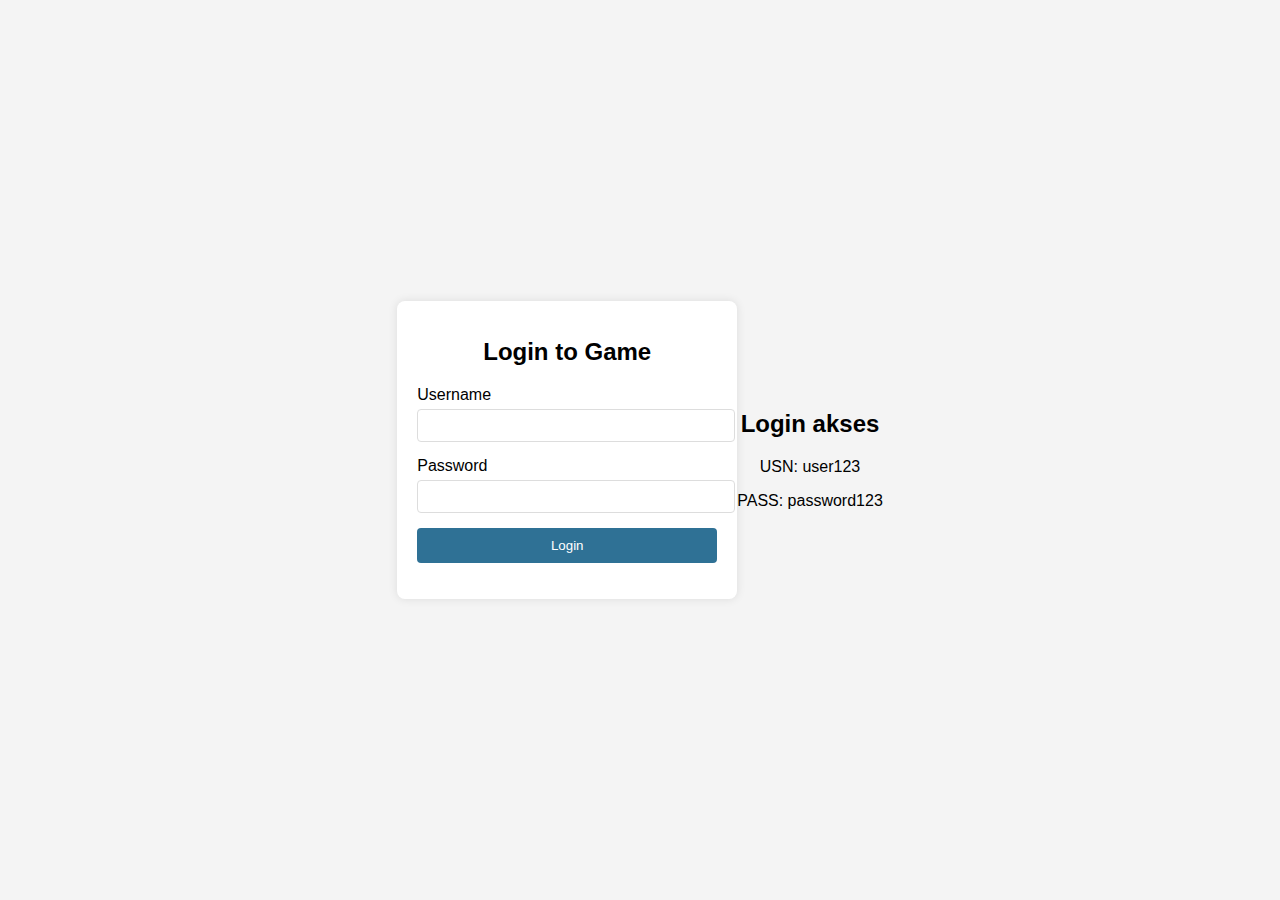
<file: login.html>
<!DOCTYPE html>
<html lang="en">
<head>
    <meta charset="UTF-8">
    <meta name="viewport" content="width=device-width, initial-scale=1.0">
    <title>Login Game</title>
    <link rel="stylesheet" href="login.css">
</head>
<body>
    <div class="login-container">
        <h1>Login to Game</h1>
        <form id="loginForm">
            <div class="input-group">
                <label for="username">Username</label>
                <input type="text" id="username" name="username" required>
            </div>
            <div class="input-group">
                <label for="password">Password</label>
                <input type="password" id="password" name="password" required>
            </div>
            <button type="submit">Login</button>
            <p id="error-message"></p>
        </form>
    </div>
    
    <div class="login-akses">
    <h1>Login akses</h1>
    <p>USN: user123</p>
    <p>PASS: password123</p>
    </div>
    
    <script src="login.js"></script>
</body>
</html>
</file>
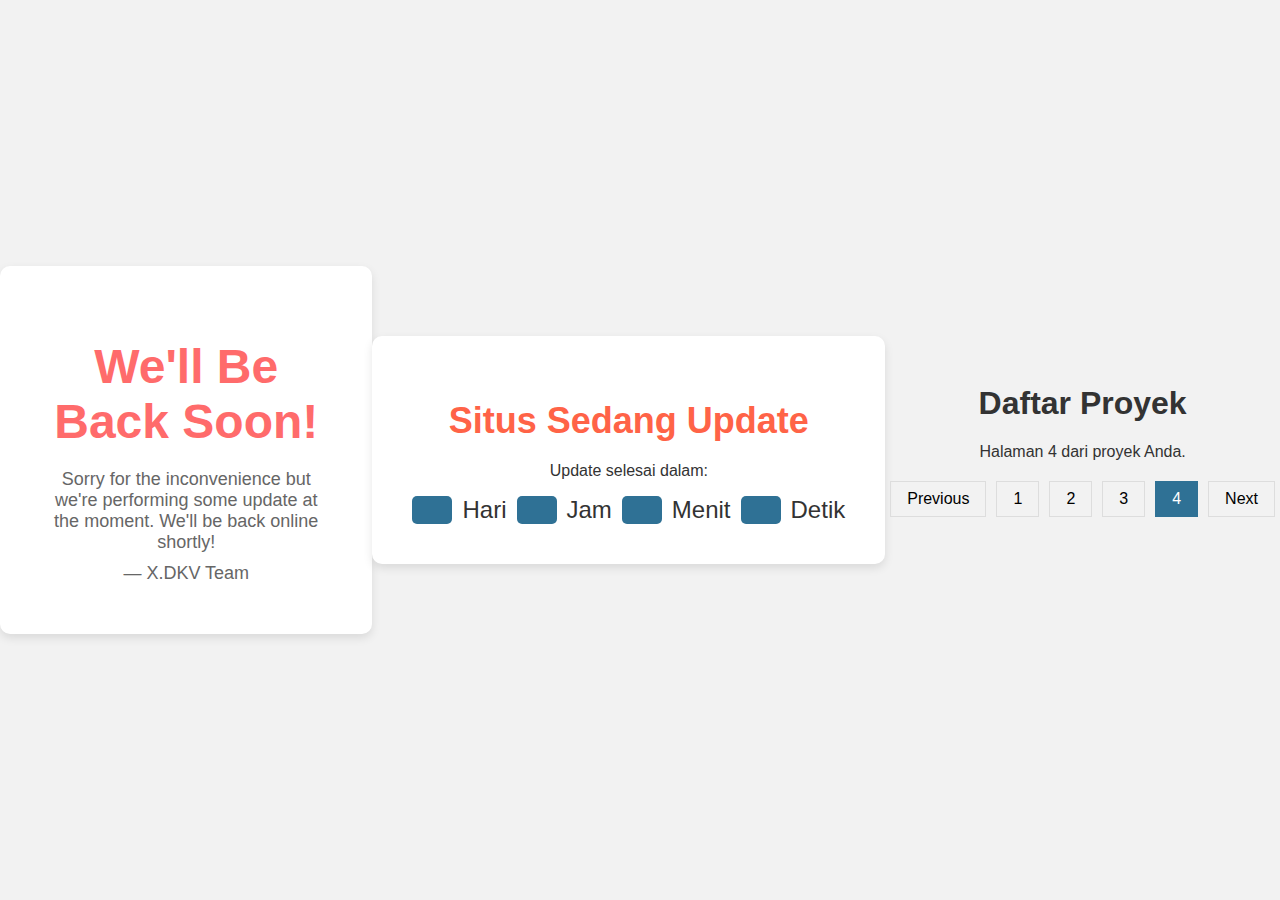
<file: Maintance.html>
<!DOCTYPE html>
<html lang="id">
<head>
    <meta charset="UTF-8">
    <meta name="viewport" content="width=device-width, initial-scale=1.0">
    <title>There is Maintenance going on</title>
    <link rel="stylesheet" href="maintance.css">
</head>
<body>

    <div class="maintenance-container">
        <h1>We'll Be Back Soon!</h1>
        <p>Sorry for the inconvenience but we're performing some update at the moment. We'll be back online shortly!</p>
        <p>— X.DKV Team</p>
        <p id="waktu"></p> <!-- Waktu akan ditampilkan di sini -->
    </div>

    <script>
        // Fungsi untuk menampilkan waktu WIB
        function tampilkanWaktuWIB() {
            // Membuat objek Date dengan waktu UTC (Greenwich Mean Time)
            const now = new Date();

            // Menambahkan offset 7 jam untuk mendapatkan WIB (UTC+7)
            const options = { timeZone: 'Asia/Jakarta', hour12: false, 
                year: 'numeric', month: '2-digit', day: '2-digit', 
                hour: '2-digit', minute: '2-digit', second: '2-digit' };
            
            // Mengubah waktu ke format yang kita inginkan
            const waktuWIB = now.toLocaleString('id-ID', options);

            // Menampilkan waktu WIB di elemen dengan id 'waktu'
            document.getElementById('waktu').innerHTML = waktuWIB;
        }

        // Memperbarui waktu setiap 1 detik (1000 ms)
        setInterval(tampilkanWaktuWIB, 1000);
    </script>

    <div class="countdown-container">
        <h1>Situs Sedang Update</h1>
        <p>Update selesai dalam:</p>
        <div id="countdown">
            <span id="days"></span> Hari 
            <span id="hours"></span> Jam 
            <span id="minutes"></span> Menit 
            <span id="seconds"></span> Detik
        </div>
    </div>

    <script>
        // Tentukan waktu kapan maintenance selesai (contoh: 30 September 2024 pukul 12:00:00 WIB)
        const maintenanceEndTime = new Date("Oct 22, 2024 9:30:00").getTime();

        // Update hitungan mundur setiap 1 detik
        const countdownInterval = setInterval(function() {
            // Waktu saat ini
            const now = new Date().getTime();
            
            // Hitung selisih antara waktu maintenance selesai dan sekarang
            const timeLeft = maintenanceEndTime - now;
            
            // Konversi waktu yang tersisa ke hari, jam, menit, dan detik
            const days = Math.floor(timeLeft / (1000 * 60 * 60 * 24));
            const hours = Math.floor((timeLeft % (1000 * 60 * 60 * 24)) / (1000 * 60 * 60));
            const minutes = Math.floor((timeLeft % (1000 * 60 * 60)) / (1000 * 60));
            const seconds = Math.floor((timeLeft % (1000 * 60)) / 1000);
            
            // Tampilkan hasil hitung mundur di elemen HTML
            document.getElementById("days").innerHTML = days;
            document.getElementById("hours").innerHTML = hours;
            document.getElementById("minutes").innerHTML = minutes;
            document.getElementById("seconds").innerHTML = seconds;

            // Jika hitung mundur selesai, tampilkan pesan bahwa maintenance telah selesai
            if (timeLeft < 0) {
                clearInterval(countdownInterval);
                document.querySelector(".countdown-container").innerHTML = "<h1>Maintenance telah selesai!</h1>";
            }
        }, 1000);
    </script>
    
        <!--page-->

<section class="content">
    <h1>Daftar Proyek</h1>
    <p>Halaman 4 dari proyek Anda.</p>
    <!-- Pagination Navigation -->
    <div class="pagination">
        <a href="./page3.html">Previous</a>
        <a href="./index.html">1</a>
        <a href="./page.html">2</a>
        <a href="./page3.html">3</a>
        <a href="./Maintance.html" class="active">4</a>
        <a href="./Maintance.html">Next</a>
    </div>
</section>
<!--end page-->

</body>
</file>
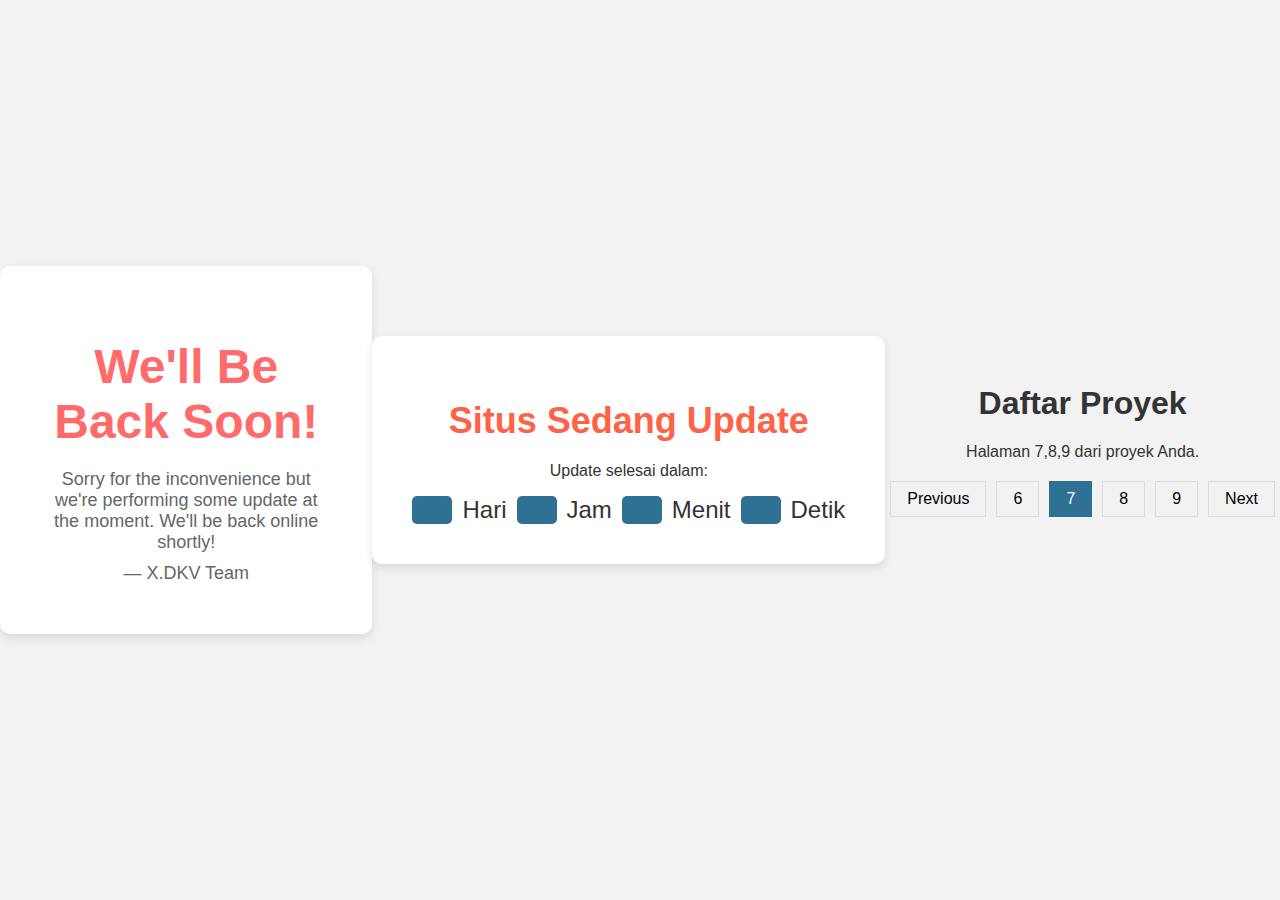
<file: maintance.html>
<!DOCTYPE html>
<html lang="id">
<head>
    <meta charset="UTF-8">
    <meta name="viewport" content="width=device-width, initial-scale=1.0">
    <title>There is Maintenance going on</title>
    <link rel="stylesheet" href="maintance.css">
</head>
<body>

    <div class="maintenance-container">
        <h1>We'll Be Back Soon!</h1>
        <p>Sorry for the inconvenience but we're performing some update at the moment. We'll be back online shortly!</p>
        <p>— X.DKV Team</p>
        <p id="waktu"></p> <!-- Waktu akan ditampilkan di sini -->
    </div>

    <script>
        // Fungsi untuk menampilkan waktu WIB
        function tampilkanWaktuWIB() {
            // Membuat objek Date dengan waktu UTC (Greenwich Mean Time)
            const now = new Date();

            // Menambahkan offset 7 jam untuk mendapatkan WIB (UTC+7)
            const options = { timeZone: 'Asia/Jakarta', hour12: false, 
                year: 'numeric', month: '2-digit', day: '2-digit', 
                hour: '2-digit', minute: '2-digit', second: '2-digit' };
            
            // Mengubah waktu ke format yang kita inginkan
            const waktuWIB = now.toLocaleString('id-ID', options);

            // Menampilkan waktu WIB di elemen dengan id 'waktu'
            document.getElementById('waktu').innerHTML = waktuWIB;
        }

        // Memperbarui waktu setiap 1 detik (1000 ms)
        setInterval(tampilkanWaktuWIB, 1000);
    </script>

    <div class="countdown-container">
        <h1>Situs Sedang Update</h1>
        <p>Update selesai dalam:</p>
        <div id="countdown">
            <span id="days"></span> Hari 
            <span id="hours"></span> Jam 
            <span id="minutes"></span> Menit 
            <span id="seconds"></span> Detik
        </div>
    </div>

    <script>
        // Tentukan waktu kapan maintenance selesai (contoh: 30 September 2024 pukul 12:00:00 WIB)
        const maintenanceEndTime = new Date("Oct 22, 2024 9:30:00").getTime();

        // Update hitungan mundur setiap 1 detik
        const countdownInterval = setInterval(function() {
            // Waktu saat ini
            const now = new Date().getTime();
            
            // Hitung selisih antara waktu maintenance selesai dan sekarang
            const timeLeft = maintenanceEndTime - now;
            
            // Konversi waktu yang tersisa ke hari, jam, menit, dan detik
            const days = Math.floor(timeLeft / (1000 * 60 * 60 * 24));
            const hours = Math.floor((timeLeft % (1000 * 60 * 60 * 24)) / (1000 * 60 * 60));
            const minutes = Math.floor((timeLeft % (1000 * 60 * 60)) / (1000 * 60));
            const seconds = Math.floor((timeLeft % (1000 * 60)) / 1000);
            
            // Tampilkan hasil hitung mundur di elemen HTML
            document.getElementById("days").innerHTML = days;
            document.getElementById("hours").innerHTML = hours;
            document.getElementById("minutes").innerHTML = minutes;
            document.getElementById("seconds").innerHTML = seconds;

            // Jika hitung mundur selesai, tampilkan pesan bahwa maintenance telah selesai
            if (timeLeft < 0) {
                clearInterval(countdownInterval);
                document.querySelector(".countdown-container").innerHTML = "<h1>Maintenance telah selesai!</h1>";
            }
        }, 1000);
    </script>
    
        <!--page-->

<section class="content">
    <h1>Daftar Proyek</h1>
    <p>Halaman 7,8,9 dari proyek Anda.</p>
    <!-- Pagination Navigation -->
    <div class="pagination">
        <a href="/public/dash.html">Previous</a>
        <a href="/gempa/gempa.html">6</a>
        <a href="./maintance.html" class="active">7</a>
        <a href="./maintance.html">8</a>
        <a href="./maintance.html">9</a>
        <a href="./maintance.html">Next</a>
    </div>
</section>
<!--end page-->

</body>
</file>
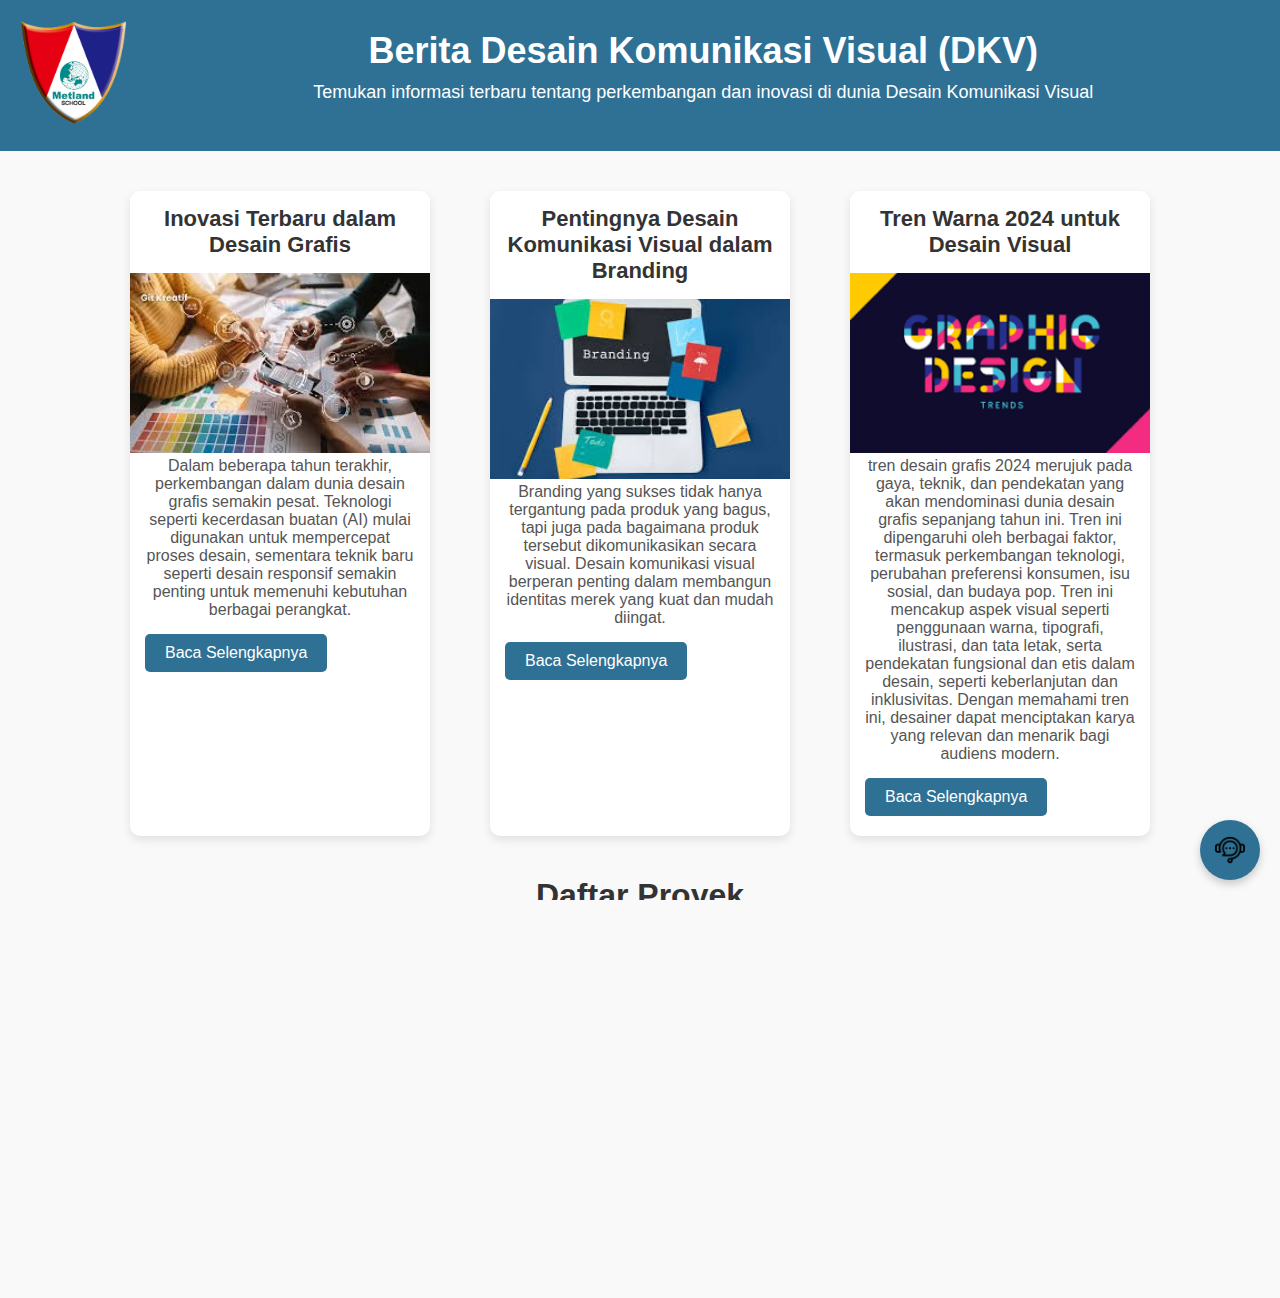
<file: page.html>
<!DOCTYPE html>
<html lang="id">
<head>
    <meta charset="UTF-8">
    <meta name="viewport" content="width=device-width, initial-scale=1.0">
    <title>Berita Terkini Desain Komunikasi Visual (DKV)</title>
    <link rel="stylesheet" href="berita.css"> <!-- Menghubungkan dengan CSS eksternal -->
    <link rel="icon" href="logoo.png" type="image/png">
</head>
<body>

    <!-- Header -->
    <header>
        <div class="header-container"></div>
            <!-- Logo di kiri -->
            <a href="https://www.smkmetlandcibitung.net" class="logooo">
                <img src="./smk.png" alt="Logo Smk">
            </a>
        <h1>Berita Desain Komunikasi Visual (DKV)</h1>
        <p>Temukan informasi terbaru tentang perkembangan dan inovasi di dunia Desain Komunikasi Visual</p>
    </header>

    <!-- Berita Seksi -->
    <section class="berita-section">
        <article class="berita">
            <h2>Inovasi Terbaru dalam Desain Grafis</h2>
            <img src="./Berita.jpeg" alt="Inovasi Terbaru dalam Desain Grafis">
            <p>Dalam beberapa tahun terakhir, perkembangan dalam dunia desain grafis semakin pesat. Teknologi seperti kecerdasan buatan (AI) mulai digunakan untuk mempercepat proses desain, sementara teknik baru seperti desain responsif semakin penting untuk memenuhi kebutuhan berbagai perangkat.</p>
            <a href="#">Baca Selengkapnya</a>
        </article>

        <article class="berita">
            <h2>Pentingnya Desain Komunikasi Visual dalam Branding</h2>
            <img src="./brand.jpeg" alt="Desain dalam Branding">
            <p>Branding yang sukses tidak hanya tergantung pada produk yang bagus, tapi juga pada bagaimana produk tersebut dikomunikasikan secara visual. Desain komunikasi visual berperan penting dalam membangun identitas merek yang kuat dan mudah diingat.</p>
            <a href="#">Baca Selengkapnya</a>
        </article>

        <article class="berita">
            <h2>Tren Warna 2024 untuk Desain Visual</h2>
            <img src="./color.png" alt="Graphic Design Trand 2024">
            <p>tren desain grafis 2024 merujuk pada gaya, teknik, dan pendekatan yang akan mendominasi dunia desain grafis sepanjang tahun ini. Tren ini dipengaruhi oleh berbagai faktor, termasuk perkembangan teknologi, perubahan preferensi konsumen, isu sosial, dan budaya pop. 
                Tren ini mencakup aspek visual seperti penggunaan warna, tipografi, ilustrasi, dan tata letak, serta pendekatan fungsional dan etis dalam desain, seperti keberlanjutan dan inklusivitas. Dengan memahami tren ini, desainer dapat menciptakan karya yang relevan dan menarik bagi audiens modern.</p>
            <a href="#">Baca Selengkapnya</a>
        </article>
    </section>

    <!--page-->

<section class="content">
    <h1>Daftar Proyek</h1>
    <p>Halaman 2 dari proyek Anda.</p>
    <!-- Pagination Navigation -->
    <div class="pagination">
        <a href="./index.html">Previous</a>
        <a href="./index.html">1</a>
        <a href="./page.html" class="active">2</a>
        <a href="./page3.html">3</a>
        <a href="./song/song.html">4</a>
        <a href="/public/dash.html">5</a>
        <a href="./page3.html">Next</a>
    </div>
</section>
<!--end page-->

    <!-- Footer -->
    <footer>
        <h3>Contact Me</h3>
        <p>Email: dkvmetschoo@yahoo.com</p>
        <p>Telepon: 0857-7656-8948</p>
        <div class="header-container"></div>
            <!-- Logo di kiri -->
            <a href="https://www.smkmetlandcibitung.net/" class="logoooo">
                <img src="./Smkk.png" alt="Logo Smk">
            </a>
            <p>&copy; 2024 X.DKV OFFICIAL</p>
    </footer>

        <!-- Floating Button for Chat Project -->
<a href="https://admin-vchat.netlify.app" id="chat-float-button" target="_blank">
    <img src="img2/live-chat.png" alt="Chat Bot">
</a>

</body>
</html>
</file>
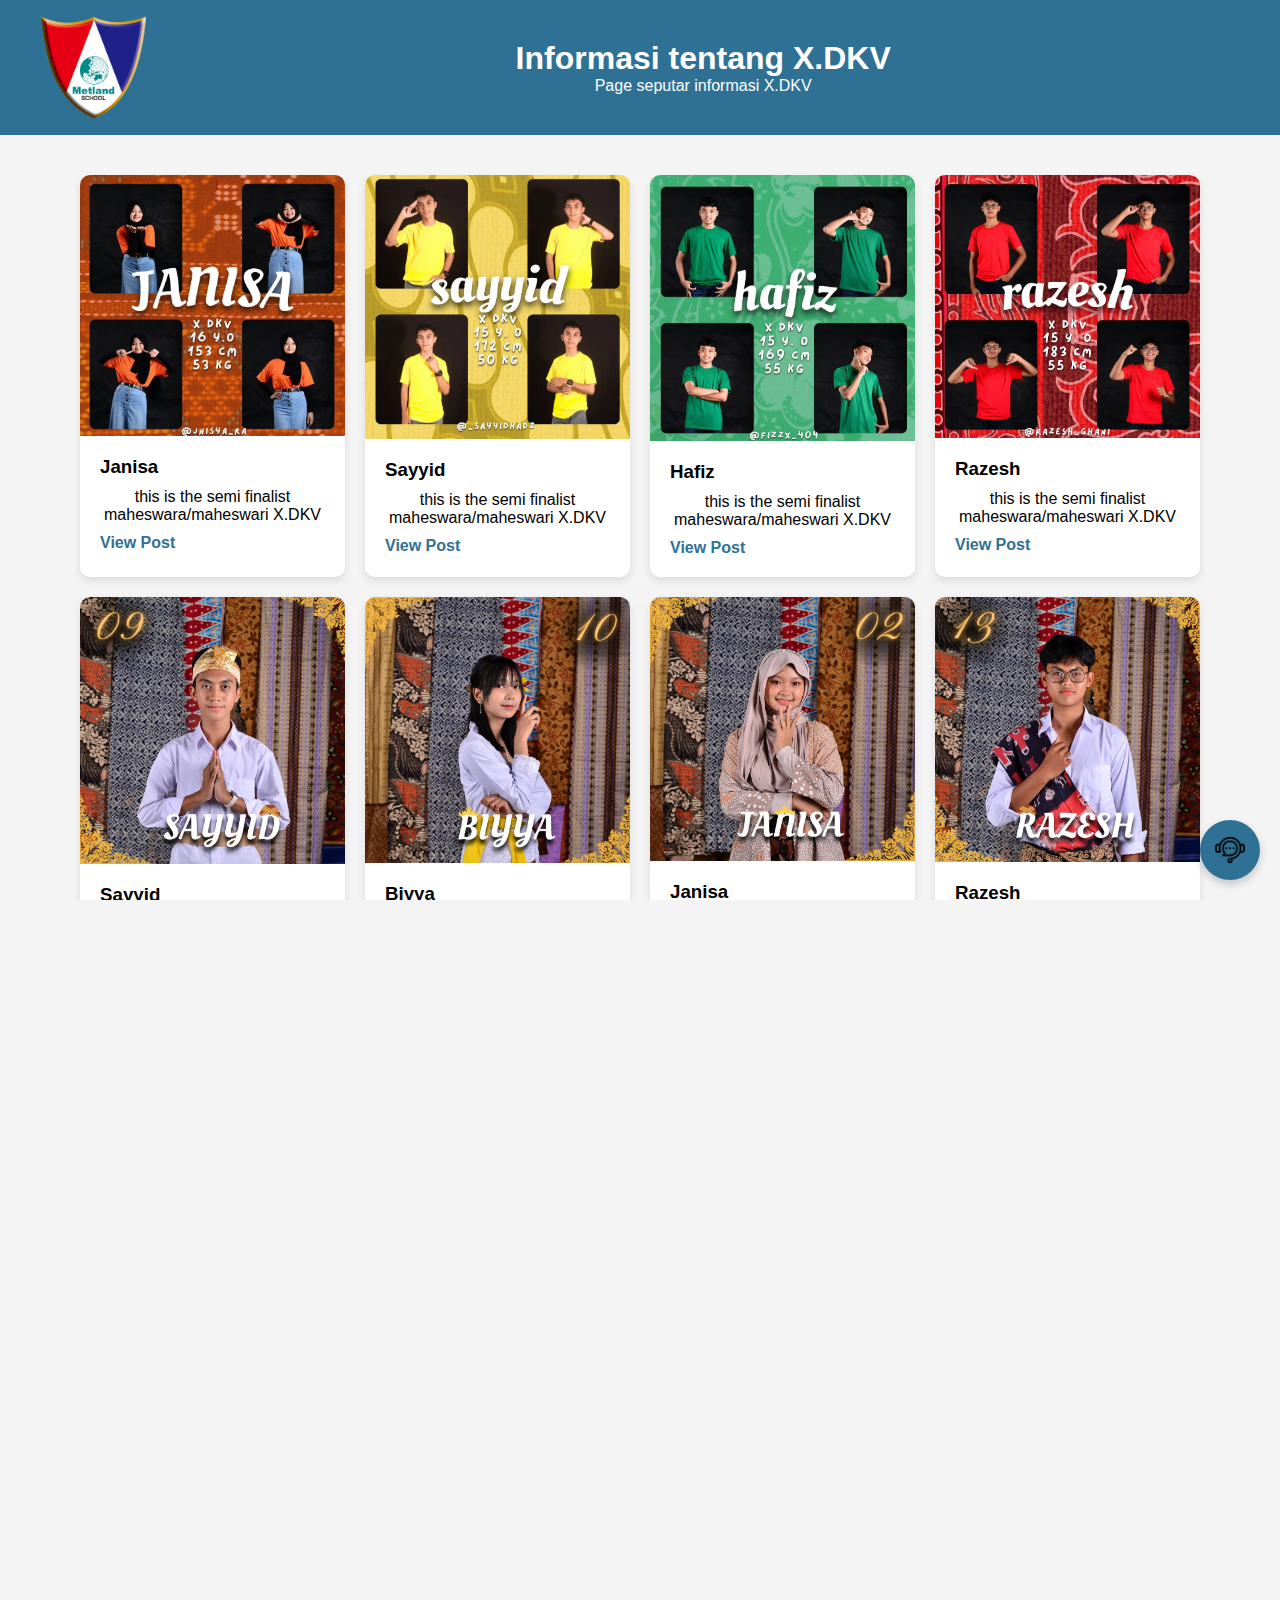
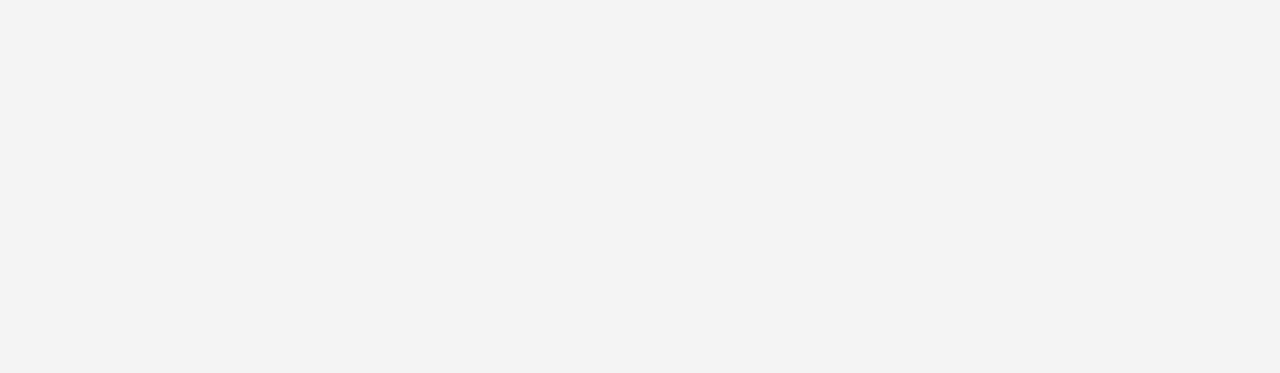
<file: page3.html>
<!DOCTYPE html>
<html lang="en">
<head>
    <meta charset="UTF-8">
    <meta name="viewport" content="width=device-width, initial-scale=1.0">
    <title>Informasi X.DKV</title>
    <link rel="stylesheet" href="page3.css"> <!-- Hubungkan file CSS -->
    <link rel="icon" href="logoo.png" type="image/png">
</head>
<body>
   
     <!-- Header -->
     <header>
        <div class="header-container"></div>
            <!-- Logo di kiri -->
            <a href="https://www.smkmetlandcibitung.net" class="loggo">
                <img src="./smk.png" alt="Logo Smk">
            </a>
        <h1>Informasi tentang X.DKV</h1>
        <p>Page seputar informasi X.DKV</p>
    </header>

    <div class="projects-container">
        <!-- Project 1 -->
        <div class="project">
            <img src="./img3/janisa.png" alt="Project 1 Image">
            <div class="project-content">
                <h3>Janisa</h3>
                <p>this is the semi finalist maheswara/maheswari X.DKV</p>
                <a href="project1-details.html">View Post</a>
            </div>
        </div>

        <!-- Project 2 -->
        <div class="project">
            <img src="./img3/sayyid.png" alt="Project 2 Image">
            <div class="project-content">
                <h3>Sayyid</h3>
                <p>this is the semi finalist maheswara/maheswari X.DKV</p>
                <a href="project2-details.html">View Post</a>
            </div>
        </div>

        <!-- Project 3 -->
        <div class="project">
            <img src="./img3/hafiz.png" alt="Project 3 Image">
            <div class="project-content">
                <h3>Hafiz</h3>
                <p>this is the semi finalist maheswara/maheswari X.DKV</p>
                <a href="project3-details.html">View Post</a>
            </div>
        </div>

        <!-- Project 4 -->
        <div class="project">
            <img src="./img3/rajes.png" alt="Project 4 Image">
            <div class="project-content">
                <h3>Razesh</h3>
                <p>this is the semi finalist maheswara/maheswari X.DKV</p>
                <a href="project1-details.html">View Post</a>
            </div>
        </div>

        <!-- Project 5 -->
        <div class="project">
            <img src="/img3/sayyidd.png" alt="Project 5 Image">
            <div class="project-content">
                <h3>Sayyid</h3>
                <p>TThese are the finalists for Maheswara\Maheswari Metland Cibitung and soon there will be a grand final session, wait for the time.
                    more information: dkvmetschoo@yahoo.com</p>
                <a href="project2-details.html"></a>
            </div>
        </div>

        <!-- Project 6 -->
        <div class="project">
            <img src="img3/biyyaa.png" alt="Project 6 Image">
            <div class="project-content">
                <h3>Biyya</h3>
                <p>These are the finalists for Maheswara\Maheswari Metland Cibitung and soon there will be a grand final session, wait for the time.
                    more information: dkvmetschoo@yahoo.com</p>
                <a href="project3-details.html"></a>
            </div>
        </div>

        <!-- Project 7 -->
        <div class="project">
            <img src="img3/janisaa.png" alt="Project 7 Image">
            <div class="project-content">
                <h3>Janisa</h3>
                <p>These are the finalists for Maheswara\Maheswari Metland Cibitung and soon there will be a grand final session, wait for the time.
                    more information: dkvmetschoo@yahoo.com</p>
                <a href="project3-details.html"></a>
            </div>
        </div>

        <!-- Project 8 -->
        <div class="project">
            <img src="img3/rajess.png" alt="Project 8 Image">
            <div class="project-content">
                <h3>Razesh</h3>
                <p>These are the finalists for Maheswara\Maheswari Metland Cibitung and soon there will be a grand final session, wait for the time.
                    more information: dkvmetschoo@yahoo.com</p>
                <a href="project3-details.html"></a>
            </div>
        </div>

        <!-- Project 9 -->
        <div class="project">
            <img src="img3/hafizz.png" alt="Project 9 Image">
            <div class="project-content">
                <h3>Hafiz</h3>
                <p>These are the finalists for Maheswara\Maheswari Metland Cibitung and soon there will be a grand final session, wait for the time.
                    more information: dkvmetschoo@yahoo.com</p>
                <a href="project3-details.html"></a>
            </div>
        </div>

        <!-- Project 10 -->
        <div class="project">
            <img src="ujank doank.jpg" alt="Project 10 Image">
            <div class="project-content">
                <h3>Ujank Doank</h3>
                <p>Ujank Doank Telah Rilis Di Webtoon Guys.</p>
                <a href="https://www.webtoons.com/id/canvas/ujank-doank/list?title_no=998964">View To Webtoon</a>
            </div>
        </div>
        <!-- Tambahkan lebih banyak proyek sesuai kebutuhan -->
    </div>

    <script src="page3.js"></script> <!-- Hubungkan file JavaScript -->
</body>
</html>

    <!--page-->

<section class="content">
    <h1>Daftar Proyek</h1>
    <p>Halaman 3 dari proyek Anda.</p>
    <!-- Pagination Navigation -->
    <div class="pagination">
        <a href="./page.html">Previous</a>
        <a href="./index.html">1</a>
        <a href="./page.html">2</a>
        <a href="./page3.html" class="active">3</a>
        <a href="./song/song.html">4</a>
        <a href="/public/dash.html">5</a>
        <a href="./song/song.html">Next</a>
    </div>
</section>
<!--end page-->

    <!-- Footer -->
    <footer>
        <h3>Contact Me</h3>
        <p>Email: dkvmetschoo@yahoo.com</p>
        <p>Telepon: 0857-7656-8948</p>
        <div class="header-container"></div>
            <!-- Logo di kiri -->
            <a href="https://www.smkmetlandcibitung.net/" class="logoooo">
                <img src="./Smkk.png" alt="Logo Smk">
            </a>
            <p>&copy; 2024 X.DKV OFFICIAL</p>
    </footer>

        <!-- Floating Button for Chat Project -->
<a href="https://admin-vchat.netlify.app" id="chat-float-button" target="_blank">
    <img src="img2/live-chat.png" alt="Chat Bot">
</a>

</body>
</html>
</file>
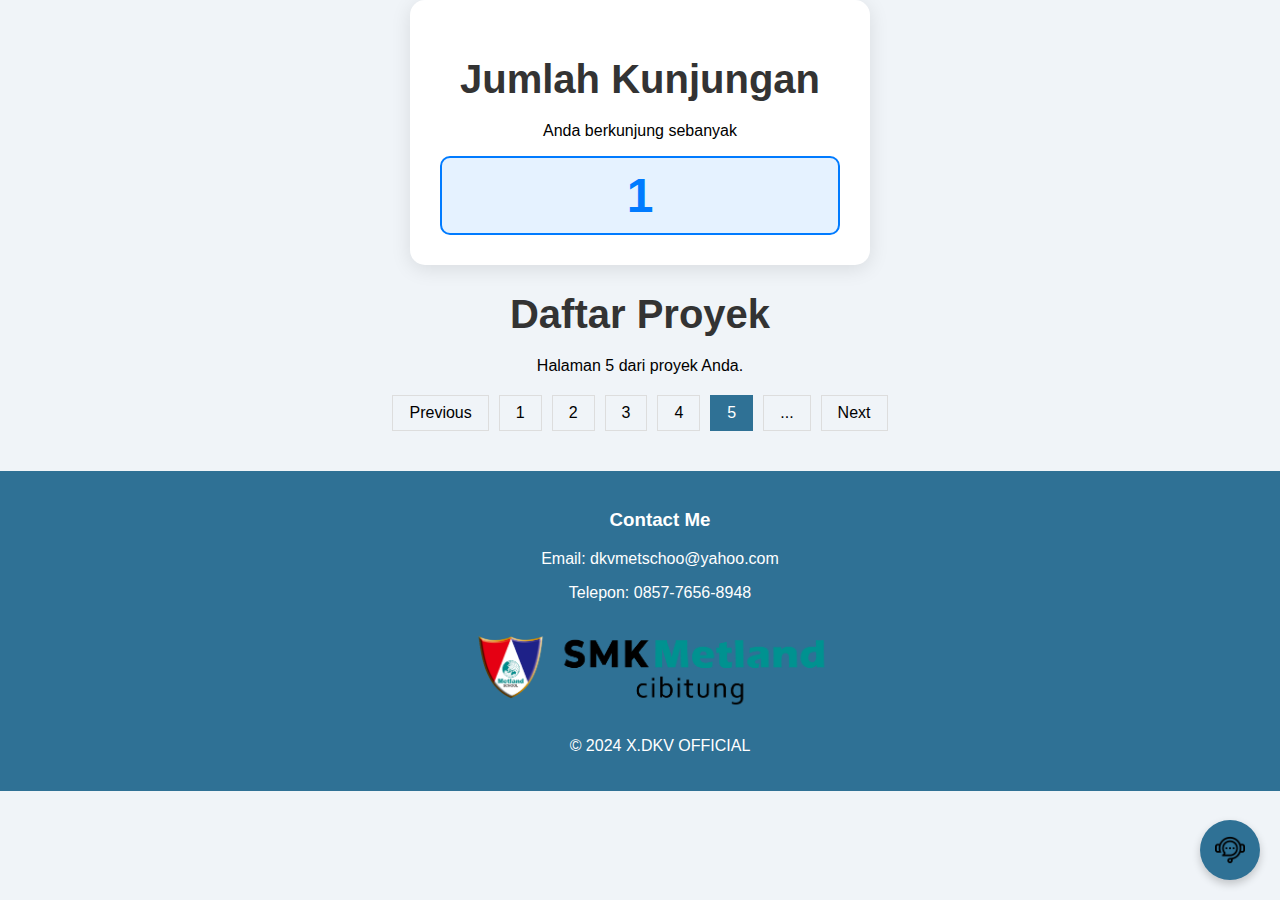
<file: public/dash.html>
<!DOCTYPE html>
<html lang="en">
<head>
    <meta charset="UTF-8">
    <meta name="viewport" content="width=device-width, initial-scale=1.0">
    <title>Dashboard Jumlah Kunjungan</title>
    <link rel="stylesheet" href="/public/dash.css"> <!-- Link ke file CSS -->
</head>
<body>

<div class="container">
    <h1>Jumlah Kunjungan</h1>
    <p>Anda berkunjung sebanyak</p>
    <div class="visit-count" id="visitCount">0</div>
</div>

        <!--page-->

        <section class="content">
            <h1>Daftar Proyek</h1>
            <p>Halaman 5 dari proyek Anda.</p>
            <!-- Pagination Navigation -->
            <div class="pagination">
                <a href="/song/song.html">Previous</a>
                <a href="/index.html">1</a>
                <a href="/page.html">2</a>
                <a href="/page3.html">3</a>
                <a href="/song/song.html">4</a>
                <a href="/public/dash.html" class="active">5</a>
                <a href="/gempa/gempa.html">...</a>
                <a href="/gempa/gempa.html">Next</a>
            </div>
        </section>
        <!--end page-->
        
        <!-- Footer -->
    <footer>
        <h3>Contact Me</h3>
        <p>Email: dkvmetschoo@yahoo.com</p>
        <p>Telepon: 0857-7656-8948</p>
        <div class="header-container"></div>
            <!-- Logo di kiri -->
            <a href="https://www.smkmetlandcibitung.net/" class="logoooo">
                <img src="/public/Smkk.png" alt="Logo Smk">
            </a>
            <p>&copy; 2024 X.DKV OFFICIAL</p>
    </footer>

        <!-- Floating Button for Chat Project -->
<a href="https://admin-vchat.netlify.app" id="chat-float-button" target="_blank">
    <img src="/public/live-chat.png" alt="Chat Bot">
</a>

<script src="/public/dash.js"></script> <!-- Link ke file JavaScript -->
</body>
</html>
</file>
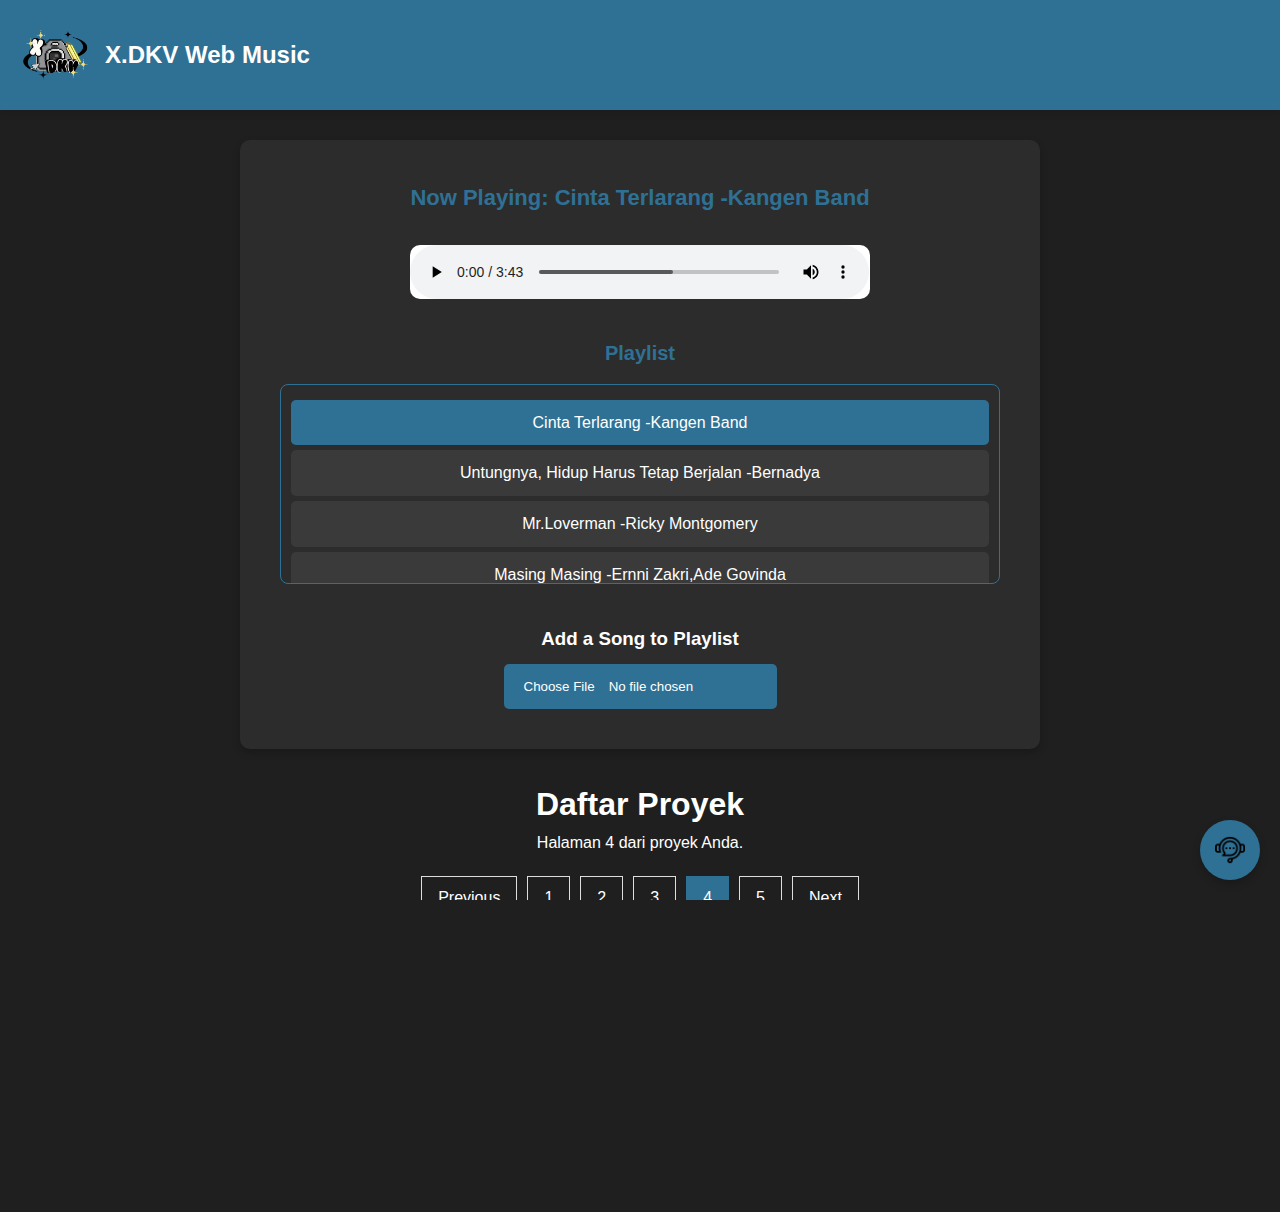
<file: song/song.html>
<!DOCTYPE html>
<html lang="en">
<head>
    <meta charset="UTF-8">
    <meta name="viewport" content="width=device-width, initial-scale=1.0">
    <title>Stylish Music Player with Playlist</title>
    <link rel="stylesheet" href="/song/song.css"> <!-- Hubungkan file CSS -->
</head>
<body>
    <!-- Header dengan logo -->
    <header class="header">
        <img src="/song/dkv.png" alt="Logo" class="logo">
        <h1>X.DKV Web Music</h1>
    </header>

    <div class="player-container">
        <!-- Music player area -->
        <div class="music-player">
            <h2 id="song-title">Choose a song from the playlist</h2>
            <audio id="audio-player" controls>
                Your browser does not support the audio element.
            </audio>
        </div>

        <!-- Playlist area -->
        <div class="playlist">
            <h3>Playlist</h3>
            <ul id="song-list">
                <!-- Lagu akan di-generate oleh JavaScript -->
            </ul>
        </div>

        <!-- Add new song area -->
        <div class="add-song">
            <h3>Add a Song to Playlist</h3>
            <input type="file" id="song-input" accept="audio/*">
        </div>
    </div>


        <!--page-->

<section class="content">
    <h1>Daftar Proyek</h1>
    <p>Halaman 4 dari proyek Anda.</p>
    <!-- Pagination Navigation -->
    <div class="pagination">
        <a href="/page3.html">Previous</a>
        <a href="/index.html">1</a>
        <a href="/page.html">2</a>
        <a href="/page3.html">3</a>
        <a href="/song/song.html" class="active">4</a>
        <a href="/public/dash.html">5</a>
        <a href="/public/dash.html">Next</a>
    </div>
</section>
<!--end page-->
 <!-- Footer -->
 <footer>
    <h3>Contact Me</h3>
    <p>Email: dkvmetschoo@yahoo.com</p>
    <p>Telepon: 0857-7656-8948</p>
    <div class="header-container"></div>
        <!-- Logo di kiri -->
        <a href="https://www.smkmetlandcibitung.net/" class="logoooo">
            <img src="./Smkk.png" alt="Logo Smk">
        </a>
        <p>&copy; 2024 X.DKV OFFICIAL</p>
</footer>

    <!-- Floating Button for Chat Project -->
    <a href="https://admin-vchat.netlify.app" id="chat-float-button" target="_blank">
        <img src="/song/live-chat.png" alt="Chat Bot">
    </a>

    <script src="/song/song.js"></script> <!-- Hubungkan file JavaScript -->
</body>
</html>
</file>
<file: login.css>
body {
    font-family: Arial, sans-serif;
    background-color: #f4f4f4;
    display: flex;
    justify-content: center;
    align-items: center;
    height: 100vh;
    margin: 0;
}

.login-container {
    background-color: white;
    padding: 20px;
    border-radius: 8px;
    box-shadow: 0 0 10px rgba(0, 0, 0, 0.1);
    text-align: center;
    width: 300px;
}

h1 {
    margin-bottom: 20px;
    font-size: 24px;
}

.input-group {
    margin-bottom: 15px;
    text-align: left;
}

.input-group label {
    display: block;
    margin-bottom: 5px;
}

.input-group input {
    width: 100%;
    padding: 8px;
    border: 1px solid #ddd;
    border-radius: 4px;
}

button {
    width: 100%;
    padding: 10px;
    background-color: #2f7195;
    color: white;
    border: none;
    border-radius: 4px;
    cursor: pointer;
}

button:hover {
    background-color: #2f7195;
}

#error-message {
    color: red;
    margin-top: 10px;
}

.login-akses {
    margin-top: 20px;
    text-align: center;
}

h1 {
    text-align: center;
}
p {
    text-align: center;
}
</file>
<file: maintance.css>
/* Style untuk body */
body {
    margin: 0;
    padding: 0;
    display: flex;
    justify-content: center;
    align-items: center;
    height: 100vh;
    background-color: #f2f2f2;
    font-family: 'Arial', sans-serif;
    color: #333;
}

/* Container untuk konten maintenance */
.maintenance-container {
    text-align: center;
    background-color: white;
    padding: 40px;
    border-radius: 10px;
    box-shadow: 0 4px 10px rgba(0, 0, 0, 0.1);
}

.maintenance-container h1 {
    font-size: 48px;
    margin-bottom: 20px;
    color: #ff6b6b;
}

.maintenance-container p {
    font-size: 18px;
    margin: 10px 0;
    color: #666;
}

/* Container untuk menampilkan waktu server */
.time-container {
    text-align: center; /* Menjadikan teks di dalamnya rata tengah */
    background-color: white; /* Latar belakang putih untuk kotak konten */
    padding: 40px; /* Padding di dalam kotak */
    border-radius: 10px; /* Sudut kotak yang melengkung */
    box-shadow: 0 4px 10px rgba(0, 0, 0, 0.1); /* Bayangan lembut di sekitar kotak */
}

.time-container h1 {
    font-size: 36px; /* Ukuran font untuk judul */
    margin-bottom: 20px; /* Spasi bawah setelah judul */
    color: #4CAF50; /* Warna hijau untuk teks judul */
}

.time-container p {
    font-size: 24px; /* Ukuran font untuk teks waktu */
    color: #555; /* Warna teks abu-abu medium */
}

/* Container untuk hitungan mundur */
.countdown-container {
    text-align: center; /* Menjadikan teks di dalamnya rata tengah */
    background-color: white; /* Latar belakang putih untuk kotak konten */
    padding: 40px; /* Padding di dalam kotak */
    border-radius: 10px; /* Sudut kotak yang melengkung */
    box-shadow: 0 4px 10px rgba(0, 0, 0, 0.1); /* Bayangan lembut di sekitar kotak */
}

.countdown-container h1 {
    font-size: 36px; /* Ukuran font untuk judul */
    margin-bottom: 20px; /* Spasi bawah setelah judul */
    color: #FF6347; /* Warna merah tomato untuk teks judul */
}

#countdown {
    font-size: 24px; /* Ukuran font untuk waktu */
    color: #333; /* Warna teks abu gelap */
    display: flex;
    justify-content: center;
    gap: 10px; /* Jarak antar elemen waktu */
}

#countdown span {
    background-color: #2f7195; /* Warna latar belakang hijau */
    padding: 10px 20px; /* Ruang dalam elemen waktu */
    color: white; /* Warna teks putih */
    border-radius: 5px; /* Sudut melengkung pada elemen waktu */
}

h1{
    text-align: center;
}
/* Style untuk tombol pagination */
.pagination {
    display: flex;
    justify-content: center;
    margin: 20px 0;
}

.pagination a {
    color: black;
    padding: 8px 16px;
    text-decoration: none;
    border: 1px solid #ddd;
    margin: 0 5px;
    transition: background-color 0.3s;
}

.pagination a.active {
    background-color: #2f7195;
    color: white;
    border: 1px solid #2f7195;
}

.pagination a:hover {
    background-color: #ddd;
    color: black;
}

p {
    text-align: center;
}

h1 {
    text-align: center;
}
</file>
<file: berita.css>
/* Gaya umum untuk seluruh body */
body {
    margin: 0;
    padding: 0;
    font-family: Arial, sans-serif;
    background-color: #f9f9f9;
    color: #333;
}

/* Gaya untuk header */
header {
    background-color: #2f7195;
    color: white;
    text-align: center;
    padding: 30px 20px;
}

header h1 {
    margin: 0;
    font-size: 36px;
}

header p {
    font-size: 18px;
    margin-top: 10px;
}

/* Gaya untuk logo */
.logooo img {
    float: left; /* Membuat gambar mengapung ke kiri */
    height: 110px; /* Atur ukuran tinggi logo */
    width: auto;  /* Lebar mengikuti proporsi tinggi */
    margin-right: 20px; /* Spasi antara logo dan teks */
    margin-top: -15px; /* Mengangkat gambar ke atas */
}

/* Gaya untuk seksi berita */
.berita-section {
    display: flex;
    flex-wrap: wrap;
    justify-content: center;
    margin: 20px;
    gap: 20px;
}

/* Gaya untuk setiap artikel berita */
.berita {
    background-color: white;
    border-radius: 10px;
    box-shadow: 0 4px 10px rgba(0, 0, 0, 0.1);
    overflow: hidden;
    width: 300px;
    margin: 20px;
    transition: transform 0.3s;
}

.berita:hover {
    transform: scale(1.05);
}

.berita img {
    width: 100%;
    height: 180px;
    object-fit: cover;
}

.berita h2 {
    font-size: 22px;
    margin: 15px;
}

.berita p {
    margin: 0 15px 15px;
    color: #555;
    font-size: 16px;
}

.berita a {
    display: inline-block;
    margin: 0 15px 20px;
    padding: 10px 20px;
    background-color: #2f7195;
    color: white;
    text-decoration: none;
    border-radius: 5px;
    transition: background-color 0.3s;
}

.berita a:hover {
    background-color: #2f7195;
}

/*page*/
h1{
    text-align: center;
}
/* Style untuk tombol pagination */
.pagination {
    display: flex;
    justify-content: center;
    margin: 20px 0;
}

.pagination a {
    color: black;
    padding: 8px 16px;
    text-decoration: none;
    border: 1px solid #ddd;
    margin: 0 5px;
    transition: background-color 0.3s;
}

.pagination a.active {
    background-color: #2f7195;
    color: white;
    border: 1px solid #2f7195;
}

.pagination a:hover {
    background-color: #ddd;
    color: black;
}

p {
    text-align: center;
}
/*end page*/

/* Gaya untuk footer */
footer {
    background-color: #2f7195;
    color: white;
    text-align: center;
    padding: 20px;
    position: relative; /* Ubah dari fixed menjadi relative */
    width: 100%;
    bottom: 0;
    margin-top: 40px; /* Tambahkan margin atas agar tidak terlalu menempel pada konten sebelumnya */
}

h2 {
    text-align: center;
}

footer p {
    margin: 0;
    font-size: 14px;
}

/* Gaya untuk logo */
.logoooo img {
    position: relative;
    height: 100px; /* Atur ukuran tinggi logo */
    width: auto;  /* Lebar mengikuti proporsi tinggi */
    margin-right: 20px; /* Spasi antara logo dan teks */
    margin-top: -3px; /* Mengangkat gambar ke atas */
}

html, body {
    overflow-x: hidden; /* Menghilangkan scroll horizontal */
    overflow-y: auto; /* Mengizinkan scroll vertikal jika konten melebihi tinggi layar */
    height: 100%; /* Memastikan elemen body mengambil seluruh tinggi halaman */
    margin: 0; /* Menghilangkan margin default */
    padding: 0; /* Menghilangkan padding default */
}

  /* Style for Floating Chat Button */
  #chat-float-button {
    position: fixed;
    bottom: 20px;
    right: 20px;
    width: 60px;
    height: 60px;
    background-color: #2f7195;
    border-radius: 50%;
    display: flex;
    align-items: center;
    justify-content: center;
    box-shadow: 0px 4px 8px rgba(0, 0, 0, 0.2);
    cursor: pointer;
    transition: background-color 0.3s;
}

#chat-float-button:hover {
    background-color: #2f7195;
}

#chat-float-button img {
    width: 30px;
    height: 30px;
}
</file>
<file: public/dash.css>
body {
    font-family: 'Arial', sans-serif;
    background-color: #f0f4f8; /* Warna latar belakang yang lebih cerah */
    text-align: center;
    padding: 50px;
}

.container {
    background-color: white;
    padding: 30px;
    border-radius: 15px;
    box-shadow: 0 4px 20px rgba(0, 0, 0, 0.1);
    max-width: 400px;
    margin: 0 auto;
    transition: transform 0.2s; /* Transisi untuk efek hover */
}

.container:hover {
    transform: translateY(-5px); /* Efek angkat saat hover */
}

h1 {
    color: #333;
    font-size: 2.5em; /* Ukuran font lebih besar */
    margin-bottom: 20px;
}

.visit-count {
    font-size: 3em; /* Ukuran font lebih besar */
    color: #007BFF; /* Warna biru yang modern */
    font-weight: bold; /* Font tebal */
    padding: 10px;
    border: 2px solid #007BFF; /* Border di sekitar jumlah */
    border-radius: 10px; /* Sudut melengkung */
    background-color: rgba(0, 123, 255, 0.1); /* Latar belakang ringan */
}

/*page*/
h1{
    text-align: center;
}

p {
    text-align: center;
}

/* Style untuk tombol pagination */
.pagination {
    display: flex;
    justify-content: center;
    margin: 20px 0;
}

.pagination a {
    color: black;
    padding: 8px 16px;
    text-decoration: none;
    border: 1px solid #ddd;
    margin: 0 5px;
    transition: background-color 0.3s;
}

.pagination a.active {
    background-color: #2f7195;
    color: white;
    border: 1px solid #2f7195;
}

.pagination a:hover {
    background-color: #ddd;
    color: black;
}

/*end page*/

footer {
    background-color: #2f7195;
    color: white;
    text-align: center;
    padding: 20px;
    position: relative; /* Ubah dari fixed menjadi relative */
    width: 100%;
    bottom: 0;
    margin-top: 40px; /* Tambahkan margin atas agar tidak terlalu menempel pada konten sebelumnya */
}

/* Gaya untuk logo */
.logoooo img {
    position: relative;
    height: 100px; /* Atur ukuran tinggi logo */
    width: auto;  /* Lebar mengikuti proporsi tinggi */
    margin-right: 20px; /* Spasi antara logo dan teks */
    margin-top: -1px; /* Mengangkat gambar ke atas */
}

html, body {
    overflow-x: hidden; /* Menghilangkan scroll horizontal */
    overflow-y: auto; /* Mengizinkan scroll vertikal jika konten melebihi tinggi layar */
    height: 100%; /* Memastikan elemen body mengambil seluruh tinggi halaman */
    margin: 0; /* Menghilangkan margin default */
    padding: 0; /* Menghilangkan padding default */
}

  /* Style for Floating Chat Button */
  #chat-float-button {
    position: fixed;
    bottom: 20px;
    right: 20px;
    width: 60px;
    height: 60px;
    background-color: #2f7195;
    border-radius: 50%;
    display: flex;
    align-items: center;
    justify-content: center;
    box-shadow: 0px 4px 8px rgba(0, 0, 0, 0.2);
    cursor: pointer;
    transition: background-color 0.3s;
}

#chat-float-button:hover {
    background-color: #2f7195;
}

#chat-float-button img {
    width: 30px;
    height: 30px;
}
</file>
<file: page3.css>
/* Reset styles */
* {
    margin: 0;
    padding: 0;
    box-sizing: border-box;
}

body {
    font-family: Arial, sans-serif;
    margin: 0;
    padding: 0;
    background-color: #f4f4f4;
}

/*header*/
    header {
        background-color: #2f7195;
        color: white;
        padding: 40px;
        text-align: center;
    }
    
    /* Gaya untuk logo */
    .loggo img {
        float: left; /* Membuat gambar mengapung ke kiri */
        height: 110px; /* Atur ukuran tinggi logo */
        width: auto;  /* Lebar mengikuti proporsi tinggi */
        margin-right: 20px; /* Spasi antara logo dan teks */
        margin-top: -30px; /* Mengangkat gambar ke atas */
    }
    
    h2 {
        text-align: center;
        font-family:system-ui, -apple-system, BlinkMacSystemFont, 'Segoe UI', Roboto, Oxygen, Ubuntu, Cantarell, 'Open Sans', 'Helvetica Neue', sans-serif;
    }
/*end header*/

.projects-container {
    display: grid;
    grid-template-columns: repeat(auto-fit, minmax(250px, 1fr));
    grid-gap: 20px;
    padding: 40px;
    max-width: 1200px;
    margin: 0 auto;
}

.project {
    background-color: white;
    border-radius: 10px;
    box-shadow: 0 4px 8px rgba(0, 0, 0, 0.1);
    overflow: hidden;
    transition: transform 0.3s ease;
}

.project img {
    width: 100%;
    height: auto;
    display: block;
}

.project:hover {
    transform: translateY(-5px);
}

.project-content {
    padding: 20px;
}

.project-content h3 {
    margin-top: 0;
}

.project-content p {
    margin: 10px 0;
}

.project-content a {
    text-decoration: none;
    color: #2f7195;
    font-weight: bold;
}

.project-content a:hover {
    color: #2f7195;
}

footer {
    background-color: #2f7195;
    color: white;
    text-align: center;
    padding: 20px;
}

/*page*/
h1{
    text-align: center;
}

p {
    text-align: center;
}

/* Style untuk tombol pagination */
.pagination {
    display: flex;
    justify-content: center;
    margin: 20px 0;
}

.pagination a {
    color: black;
    padding: 8px 16px;
    text-decoration: none;
    border: 1px solid #ddd;
    margin: 0 5px;
    transition: background-color 0.3s;
}

.pagination a.active {
    background-color: #2f7195;
    color: white;
    border: 1px solid #2f7195;
}

.pagination a:hover {
    background-color: #ddd;
    color: black;
}

/*end page*/

footer {
    background-color: #2f7195;
    color: white;
    text-align: center;
    padding: 20px;
    position: relative; /* Ubah dari fixed menjadi relative */
    width: 100%;
    bottom: 0;
    margin-top: 40px; /* Tambahkan margin atas agar tidak terlalu menempel pada konten sebelumnya */
}

/* Gaya untuk logo */
.logoooo img {
    position: relative;
    height: 100px; /* Atur ukuran tinggi logo */
    width: auto;  /* Lebar mengikuti proporsi tinggi */
    margin-right: 20px; /* Spasi antara logo dan teks */
    margin-top: -1px; /* Mengangkat gambar ke atas */
}

html, body {
    overflow-x: hidden; /* Menghilangkan scroll horizontal */
    overflow-y: auto; /* Mengizinkan scroll vertikal jika konten melebihi tinggi layar */
    height: 100%; /* Memastikan elemen body mengambil seluruh tinggi halaman */
    margin: 0; /* Menghilangkan margin default */
    padding: 0; /* Menghilangkan padding default */
}

  /* Style for Floating Chat Button */
  #chat-float-button {
    position: fixed;
    bottom: 20px;
    right: 20px;
    width: 60px;
    height: 60px;
    background-color: #2f7195;
    border-radius: 50%;
    display: flex;
    align-items: center;
    justify-content: center;
    box-shadow: 0px 4px 8px rgba(0, 0, 0, 0.2);
    cursor: pointer;
    transition: background-color 0.3s;
}

#chat-float-button:hover {
    background-color: #2f7195;
}

#chat-float-button img {
    width: 30px;
    height: 30px;
}
</file>
<file: song/song.css>
/* Reset styles */
* {
    margin: 0;
    padding: 0;
    box-sizing: border-box;
}

body {
    font-family: 'Poppins', sans-serif;
    background-color: #1f1f1f;
    color: #fff;
    line-height: 1.6;
}

/* Header style */
.header {
    display: flex;
    align-items: center;
    padding: 20px;
    background-color: #2f7195;
    box-shadow: 0 4px 8px rgba(0, 0, 0, 0.1);
}

.logo {
    width: 70px;
    height: 70px;
    margin-right: 15px;
}

.header h1 {
    font-size: 24px;
    color: #fff;
}

/* Main player container */
.player-container {
    display: flex;
    flex-direction: column;
    align-items: center;
    padding: 40px;
    max-width: 800px;
    margin: 30px auto;
    background-color: #2c2c2c;
    border-radius: 10px;
    box-shadow: 0 4px 8px rgba(0, 0, 0, 0.2);
}

/* Music player style */
.music-player {
    margin-bottom: 30px;
    text-align: center;
}

.music-player h2 {
    font-size: 22px;
    margin-bottom: 20px;
    color: #2f7195;
}

audio {
    width: 100%;
    margin-top: 10px;
    border-radius: 10px;
    background-color: #fff;
}

/* Playlist style */
.playlist {
    width: 100%;
    margin-bottom: 20px;
}

.playlist h3 {
    font-size: 20px;
    text-align: center;
    margin-bottom: 15px;
    color: #2f7195;
}

#song-list {
    list-style: none;
    max-height: 200px;
    overflow-y: auto;
    border: 1px solid #2f7195;
    border-radius: 8px;
    padding: 10px;
}

#song-list li {
    padding: 10px;
    margin: 5px 0;
    background-color: #3a3a3a;
    border-radius: 5px;
    cursor: pointer;
    text-align: center;
    transition: background-color 0.3s ease;
}

#song-list li:hover {
    background-color: #2f7195;
    color: white;
}

#song-list li.active {
    background-color: #2f7195;
    color: white;
}

/* Add song section */
.add-song {
    margin-top: 20px;
    text-align: center;
}

.add-song input[type="file"] {
    margin-top: 10px;
    padding: 10px;
    border-radius: 5px;
    background-color: #2f7195;
    color: #fff;
    border: none;
    cursor: pointer;
}

.add-song input[type="file"]::file-selector-button {
    background-color: #2f7195;
    color: #fff;
    padding: 5px 10px;
    border: none;
    border-radius: 5px;
    cursor: pointer;
}

/* Scrollbar styling */
#song-list::-webkit-scrollbar {
    width: 10px;
}

#song-list::-webkit-scrollbar-thumb {
    background-color: #2f7195;
    border-radius: 5px;
}

/*page*/
h1{
    text-align: center;
}

p {
    text-align: center;
}

/* Style untuk tombol pagination */
.pagination {
    display: flex;
    justify-content: center;
    margin: 20px 0;
}

.pagination a {
    color: #ffffff;
    padding: 8px 16px;
    text-decoration: none;
    border: 1px solid #ddd;
    margin: 0 5px;
    transition: background-color 0.3s;
}

.pagination a.active {
    background-color: #2f7195;
    color: white;
    border: 1px solid #2f7195;
}

.pagination a:hover {
    background-color: #ddd;
    color: #000000;
}

/*end page*/

footer {
    background-color: #2f7195;
    color: white;
    text-align: center;
    padding: 20px;
    position: relative; /* Ubah dari fixed menjadi relative */
    width: 100%;
    bottom: 0;
    margin-top: 40px; /* Tambahkan margin atas agar tidak terlalu menempel pada konten sebelumnya */
}

/* Gaya untuk logo */
.logoooo img {
    position: relative;
    height: 100px; /* Atur ukuran tinggi logo */
    width: auto;  /* Lebar mengikuti proporsi tinggi */
    margin-right: 20px; /* Spasi antara logo dan teks */
    margin-top: -1px; /* Mengangkat gambar ke atas */
}

html, body {
    overflow-x: hidden; /* Menghilangkan scroll horizontal */
    overflow-y: auto; /* Mengizinkan scroll vertikal jika konten melebihi tinggi layar */
    height: 100%; /* Memastikan elemen body mengambil seluruh tinggi halaman */
    margin: 0; /* Menghilangkan margin default */
    padding: 0; /* Menghilangkan padding default */
}

  /* Style for Floating Chat Button */
  #chat-float-button {
    position: fixed;
    bottom: 20px;
    right: 20px;
    width: 60px;
    height: 60px;
    background-color: #2f7195;
    border-radius: 50%;
    display: flex;
    align-items: center;
    justify-content: center;
    box-shadow: 0px 4px 8px rgba(0, 0, 0, 0.2);
    cursor: pointer;
    transition: background-color 0.3s;
}

#chat-float-button:hover {
    background-color: #2f7195;
}

#chat-float-button img {
    width: 30px;
    height: 30px;
}
</file>
